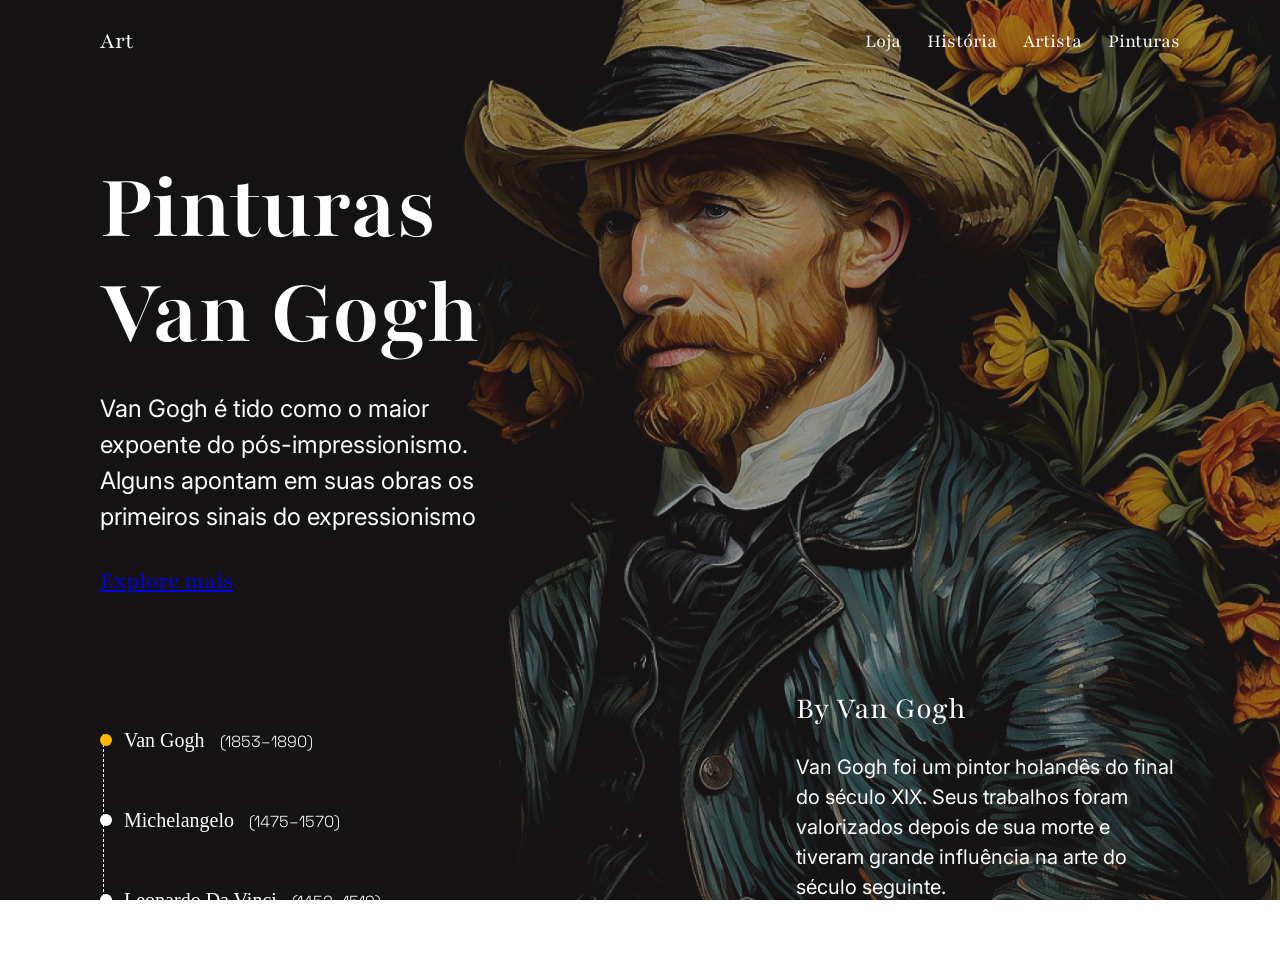
<file: aula03/index.html>
<!DOCTYPE html>
<html lang="pt-BR">
  <head>
    <meta charset="UTF-8" />
    <meta name="viewport" content="width=device-width, initial-scale=1.0" />

    <!-- Fontes -->
    <link rel="preconnect" href="https://fonts.googleapis.com" />
    <link rel="preconnect" href="https://fonts.gstatic.com" crossorigin />
    <link
      href="https://fonts.googleapis.com/css2?family=Inter:ital,opsz,wght@0,14..32,100..900;1,14..32,100..900&family=Playfair:ital,opsz,wght@0,5..1200,300..900;1,5..1200,300..900&family=Space+Grotesk:wght@300..700&display=swap"
      rel="stylesheet"
    />

    <!-- Estilo -->
    <link rel="stylesheet" href="style.css" />
    <title>Art</title>
  </head>
  <body>
    <div class="container">
      <header>
        <nav class="flex">
          <span class="logo">Art</span>

          <ul class="flex">
            <li>loja</li>
            <li>história</li>
            <li>artista</li>
            <li>pinturas</li>
          </ul>
        </nav>
      </header>

      <main>
        <h1 class="title">Pinturas Van Gogh</h1>
        <p class="description">
          Van Gogh é tido como o maior expoente do pós-impressionismo. Alguns
          apontam em suas obras os primeiros sinais do expressionismo
        </p>
        <button type="button" class="btn">
          <a href="https://www.ebiografia.com/van_gogh/"> Explore mais</a>
        </button>
      </main>

      <footer>
        <ul class="flex left-section">
          <li class="artist">Van Gogh <span>(1853–1890)</span></li>
          <li class="artist">Michelangelo <span>(1475–1570)</span></li>
          <li class="artist">Leonardo Da Vinci <span>(1452–1519)</span></li>
        </ul>

        <div class="right-section">
          <p class="artist-name">By Van Gogh</p>
          <p class="bio">
            Van Gogh foi um pintor holandês do final do século XIX. Seus
            trabalhos foram valorizados depois de sua morte e tiveram grande
            influência na arte do século seguinte.
          </p>
        </div>
      </footer>
    </div>
  </body>
</html>
</file>
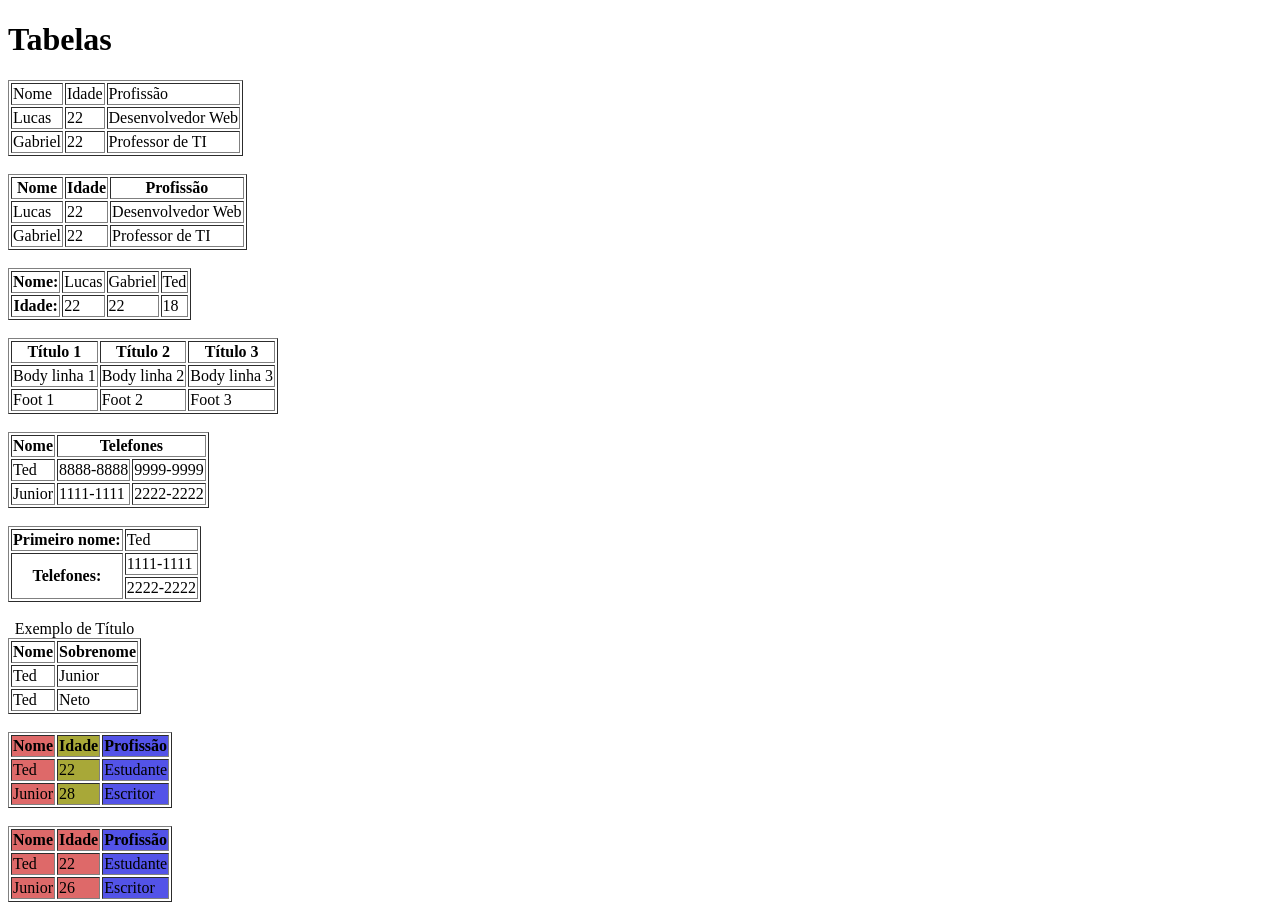
<file: aula04/index.html>
<!DOCTYPE html>
<html lang="pt-br">
  <head>
    <meta charset="UTF-8" />
    <meta name="viewport" content="width=device-width, initial-scale=1.0" />

    <link rel="stylesheet" href="style.css" />
    <title>Aula 04</title>
  </head>
  <body>
    <h1>Tabelas</h1>

    <!-- títulos em linha -->
    <table border="1">
      <tr>
        <td>Nome</td>
        <td>Idade</td>
        <td>Profissão</td>
      </tr>

      <tr>
        <td>Lucas</td>
        <td>22</td>
        <td>Desenvolvedor Web</td>
      </tr>

      <tr>
        <td>Gabriel</td>
        <td>22</td>
        <td>Professor de TI</td>
      </tr>
    </table>

    <br />
    <!-- quebra de linha -->

    <!-- títulos em linha com uso de células -->
    <table border="1">
      <tr>
        <th>Nome</th>
        <th>Idade</th>
        <th>Profissão</th>
      </tr>

      <tr>
        <td>Lucas</td>
        <td>22</td>
        <td>Desenvolvedor Web</td>
      </tr>

      <tr>
        <td>Gabriel</td>
        <td>22</td>
        <td>Professor de TI</td>
      </tr>
    </table>

    <br />

    <!-- títulos em coluna -->
    <table border="1">
      <tr>
        <th>Nome:</th>
        <td>Lucas</td>
        <td>Gabriel</td>
        <td>Ted</td>
      </tr>
      <tr>
        <th>Idade:</th>
        <td>22</td>
        <td>22</td>
        <td>18</td>
      </tr>
    </table>

    <br />

    <!-- tabela semântica -->
    <table border="1">
      <thead>
        <tr>
          <th>Título 1</th>
          <th>Título 2</th>
          <th>Título 3</th>
        </tr>
      </thead>

      <tbody>
        <tr>
          <td>Body linha 1</td>
          <td>Body linha 2</td>
          <td>Body linha 3</td>
        </tr>
      </tbody>
      <tfoot>
        <td>Foot 1</td>
        <td>Foot 2</td>
        <td>Foot 3</td>
      </tfoot>
    </table>
    <br />

    <!-- tabela com linhas abrangendo mais colunas -->
    <table border="1">
      <tr>
        <th>Nome</th>
        <th colspan="2">Telefones</th>
      </tr>
      <tr>
        <td>Ted</td>
        <td>8888-8888</td>
        <td>9999-9999</td>
      </tr>
      <tr>
        <td>Junior</td>
        <td>1111-1111</td>
        <td>2222-2222</td>
      </tr>
    </table>

    <br />

    <!-- tabela com linhas abrangendo mais linhas -->
    <table border="1">
      <tr>
        <th>Primeiro nome:</th>
        <td>Ted</td>
      </tr>
      <tr>
        <th rowspan="2">Telefones:</th>
        <td>1111-1111</td>
      </tr>
      <tr>
        <td>2222-2222</td>
      </tr>
    </table>

    <br />

    <!-- título na tabela -->
    <table border="1">
      <caption>
        Exemplo de Título
      </caption>
      <tr>
        <th>Nome</th>
        <th>Sobrenome</th>
      </tr>
      <tr>
        <td>Ted</td>
        <td>Junior</td>
      </tr>
      <tr>
        <td>Ted</td>
        <td>Neto</td>
      </tr>
    </table>

    <br />

    <!-- agrupamento de colunas -->
    <table border="1">
      <colgroup>
        <col class="red" />
        <col class="yellow" />
        <col class="blue" />
      </colgroup>
      <tr>
        <th>Nome</th>
        <th>Idade</th>
        <th>Profissão</th>
      </tr>
      <tr>
        <td>Ted</td>
        <td>22</td>
        <td>Estudante</td>
      </tr>
      <tr>
        <td>Junior</td>
        <td>28</td>
        <td>Escritor</td>
      </tr>
    </table>

    <br />

    <!-- agrupamento de múltiplas colunas -->
    <table border="1">
      <colgroup>
        <col span="2" class="red" />
        <col class="blue" />
      </colgroup>
      <tr>
        <th>Nome</th>
        <th>Idade</th>
        <th>Profissão</th>
      </tr>
      <tr>
        <td>Ted</td>
        <td>22</td>
        <td>Estudante</td>
      </tr>
      <tr>
        <td>Junior</td>
        <td>26</td>
        <td>Escritor</td>
      </tr>
    </table>
  </body>
</html>
</file>
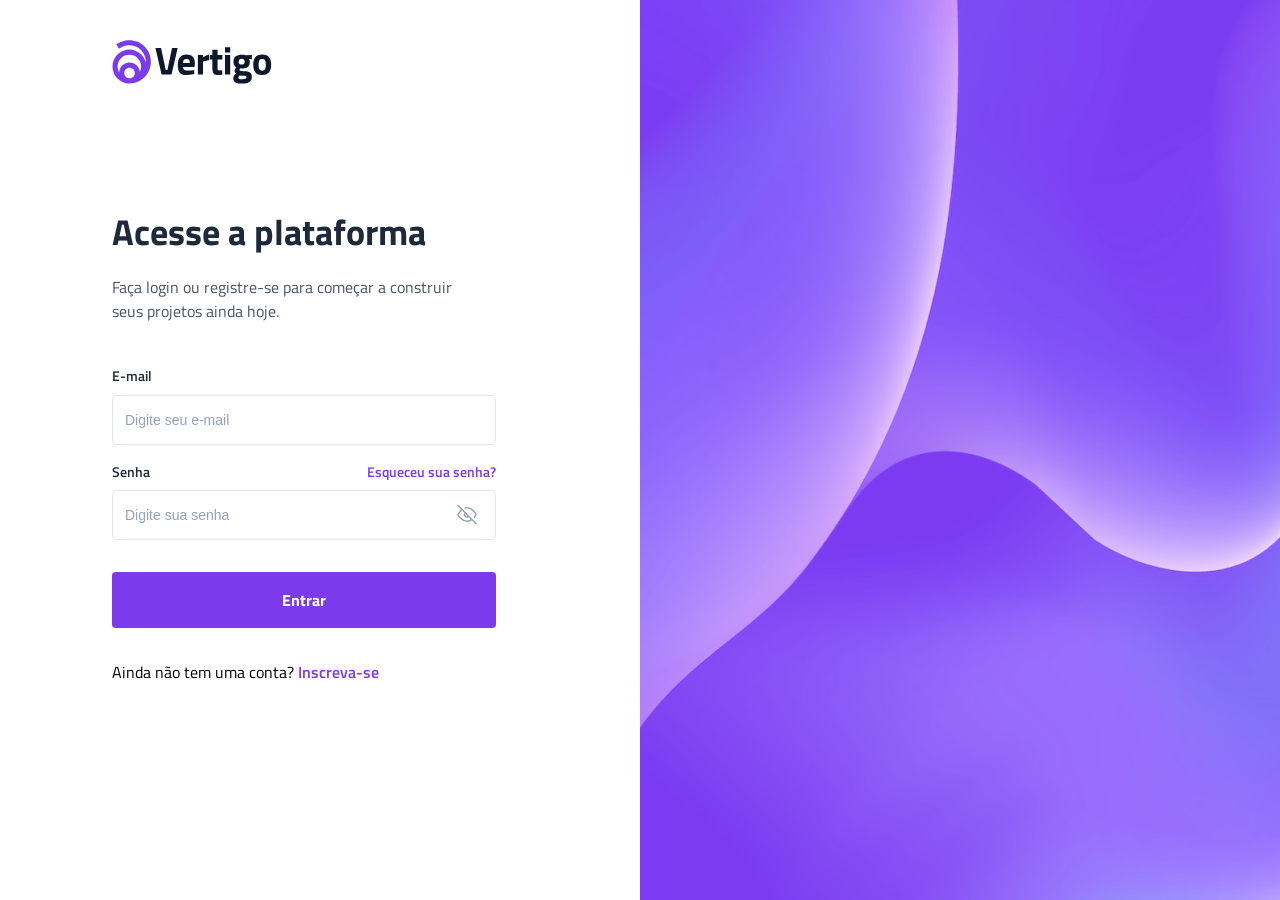
<file: aula05/index.html>
<!DOCTYPE html>
<html lang="pt-BR">
  <head>
    <meta charset="UTF-8" />
    <meta name="viewport" content="width=device-width, initial-scale=1.0" />
    <link rel="shortcut icon" href="assets/min-icon.svg" />

    <link rel="preconnect" href="https://fonts.googleapis.com" />
    <link rel="preconnect" href="https://fonts.gstatic.com" crossorigin />
    <link
      href="https://fonts.googleapis.com/css2?family=Titillium+Web:ital,wght@0,200;0,300;0,400;0,600;0,700;0,900;1,200;1,300;1,400;1,600;1,700&display=swap"
      rel="stylesheet"
    />
    <link rel="stylesheet" href="style.css" />

    <title>Login Form</title>
  </head>
  <body>
    <div id="page" class="flex">
      <div>
        <header>
          <img src="assets/logo.svg" alt="vertigo" />
        </header>
        <main>
          <div class="headline">
            <h1>Acesse a plataforma</h1>
            <p>
              Faça login ou registre-se para começar a construir seus projetos
              ainda hoje.
            </p>
          </div>

          <form>
            <div class="input-wrapper">
              <label for="email">E-mail</label>
              <input
                id="email"
                type="email"
                name="email"
                required
                placeholder="Digite seu e-mail"
              />
            </div>

            <div class="input-wrapper">
              <div class="label-wrapper flex">
                <label for="password">Senha</label>
                <a href="#">Esqueceu sua senha?</a>
              </div>

              <input
                name="password"
                id="password"
                type="password"
                placeholder="Digite sua senha"
              />

              <img
                onclick="tooglePassword()"
                src="assets/eye-off.svg"
                alt="eye off icon"
                class="eye"
              />
              <img
                onclick="tooglePassword()"
                src="assets/eye.svg"
                alt="eye icon"
                class="eye hide"
              />
            </div>

            <button type="submit" class="flex">Entrar</button>

            <div class="create-account flex">
              <p>
                Ainda não tem uma conta?
                <a href="#">Inscreva-se</a>
              </p>
            </div>
          </form>
        </main>
      </div>

      <img src="assets/background.png" alt="" />
    </div>

    <script src="script.js"></script>
  </body>
</html>
</file>
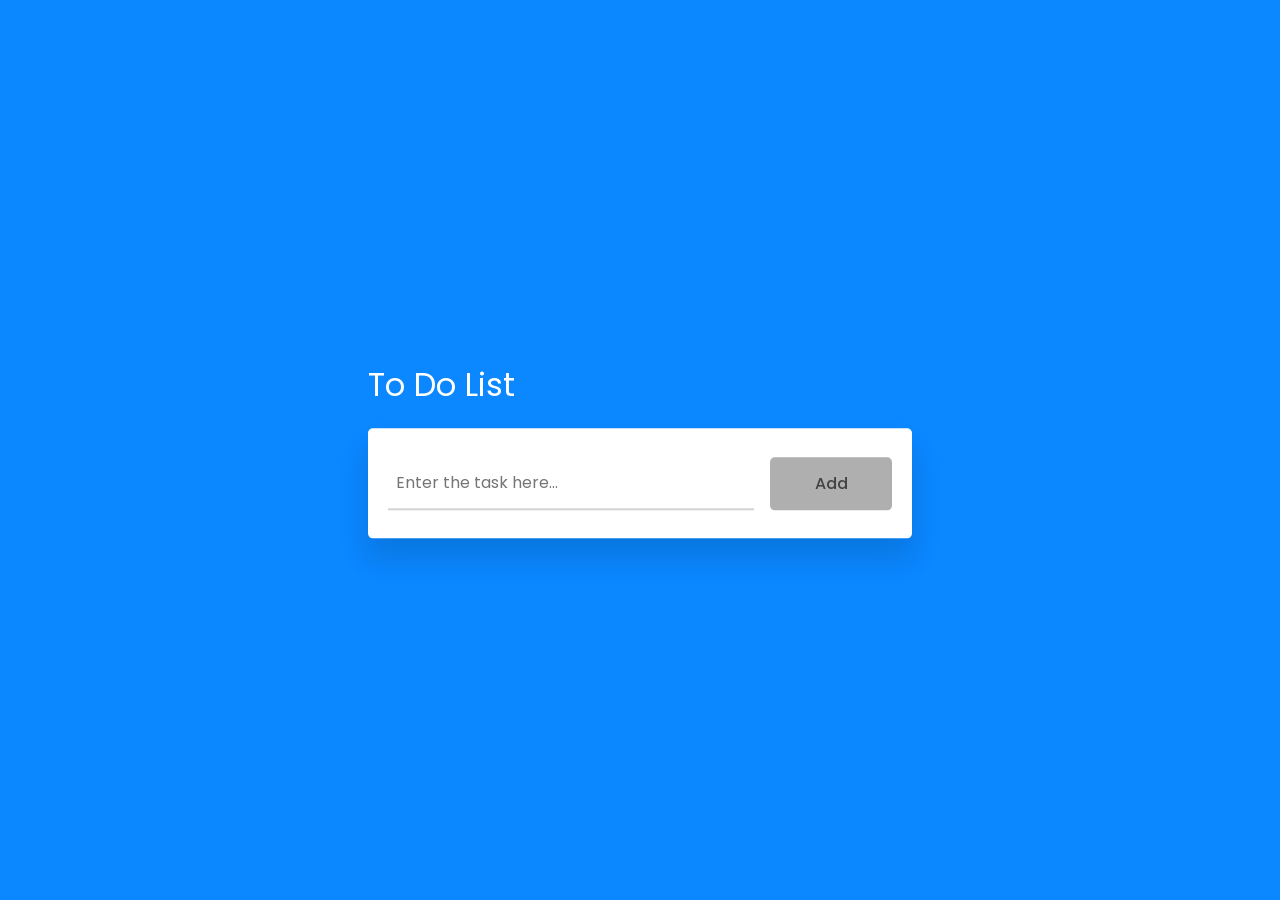
<file: aula10/index.html>
<!DOCTYPE html>
<html lang="en">
  <head>
    <meta charset="UTF-8" />
    <meta name="viewport" content="width=device-width, initial-scale=1.0" />

    <link rel="preconnect" href="https://fonts.googleapis.com" />
    <link rel="preconnect" href="https://fonts.gstatic.com" crossorigin />
    <link
      href="https://fonts.googleapis.com/css2?family=Poppins:ital,wght@0,100;0,200;0,300;0,400;0,500;0,600;0,700;0,800;0,900;1,100;1,200;1,300;1,400;1,500;1,600;1,700;1,800;1,900&display=swap"
      rel="stylesheet"
    />

    <link rel="stylesheet" href="style.css" />
    <title>To Do List</title>
  </head>
  <body>
    <div class="container">
      <h1>To Do List</h1>
      <div id="new-task">
        <input type="text" placeholder="Enter the task here..." />
        <button id="add-task" type="button" disabled>Add</button>
      </div>

      <div id="tasks"></div>
    </div>

    <script src="index.js"></script>
  </body>
</html>
</file>
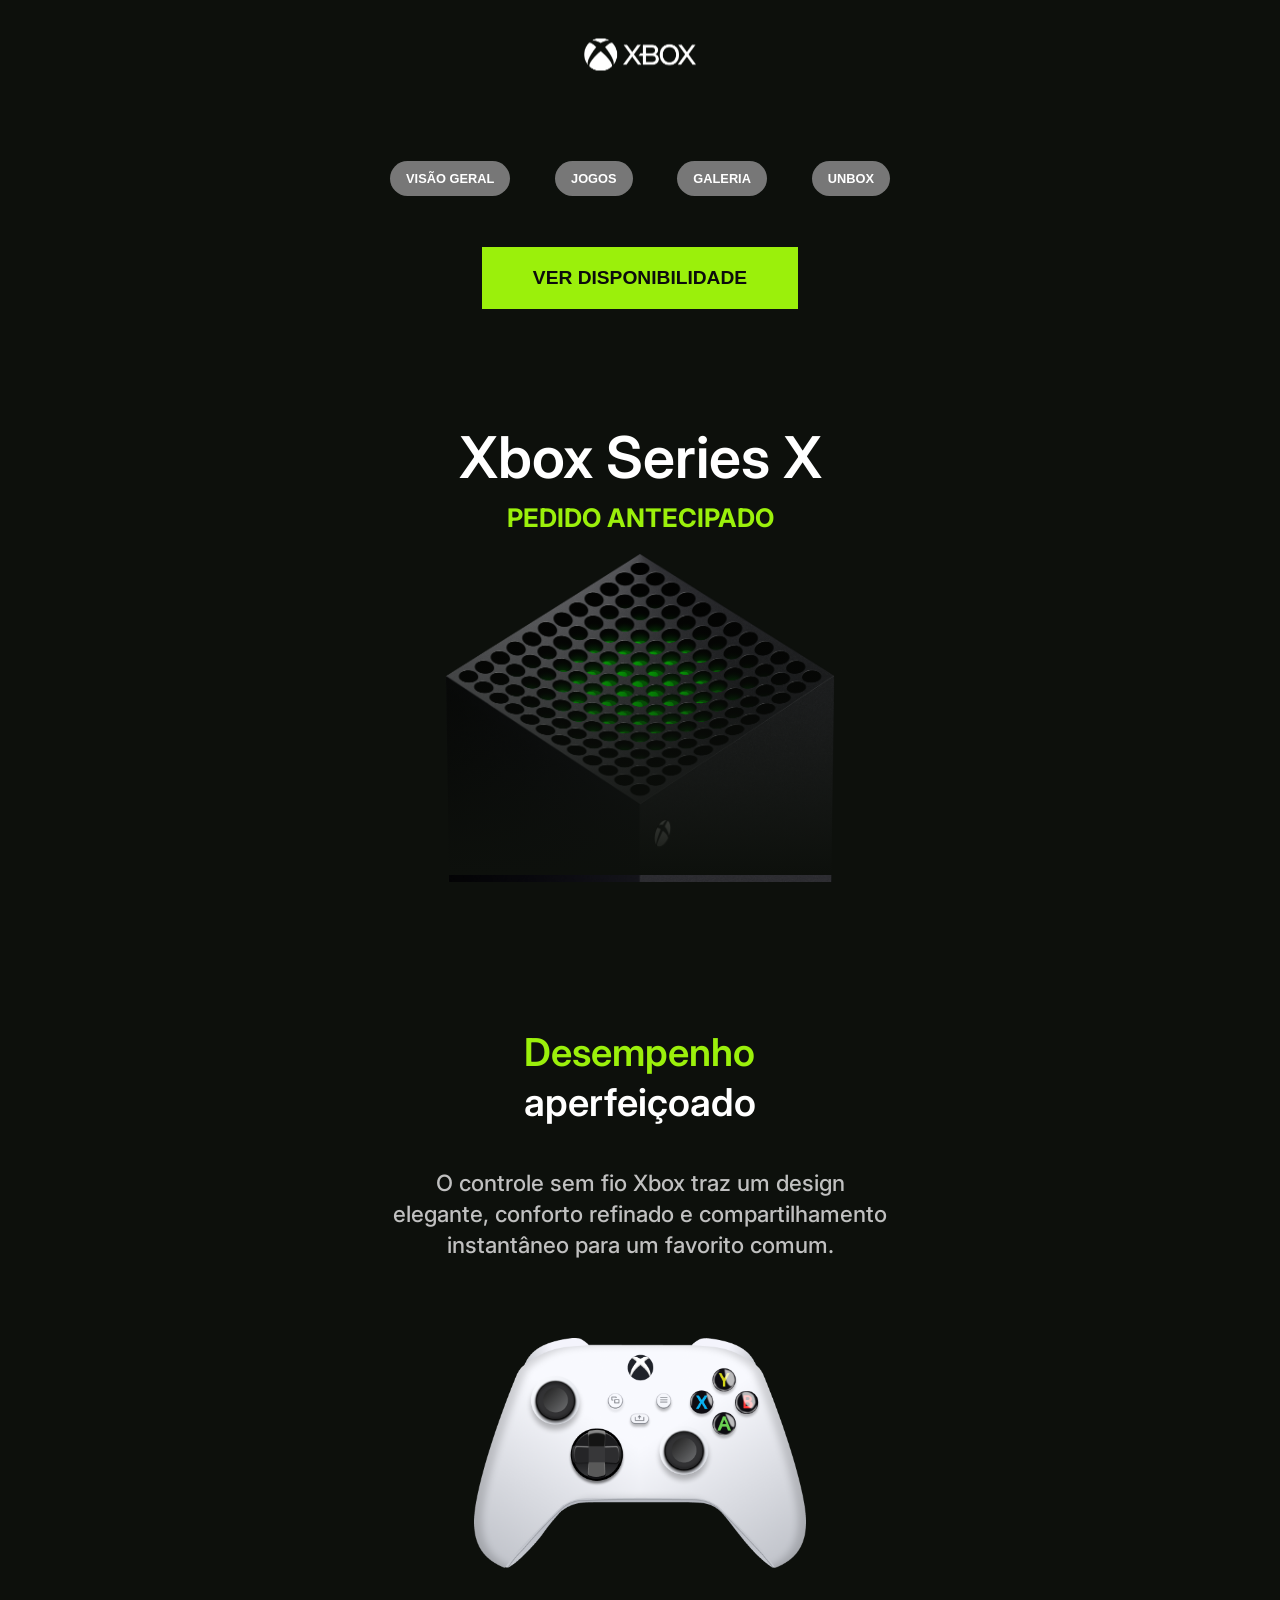
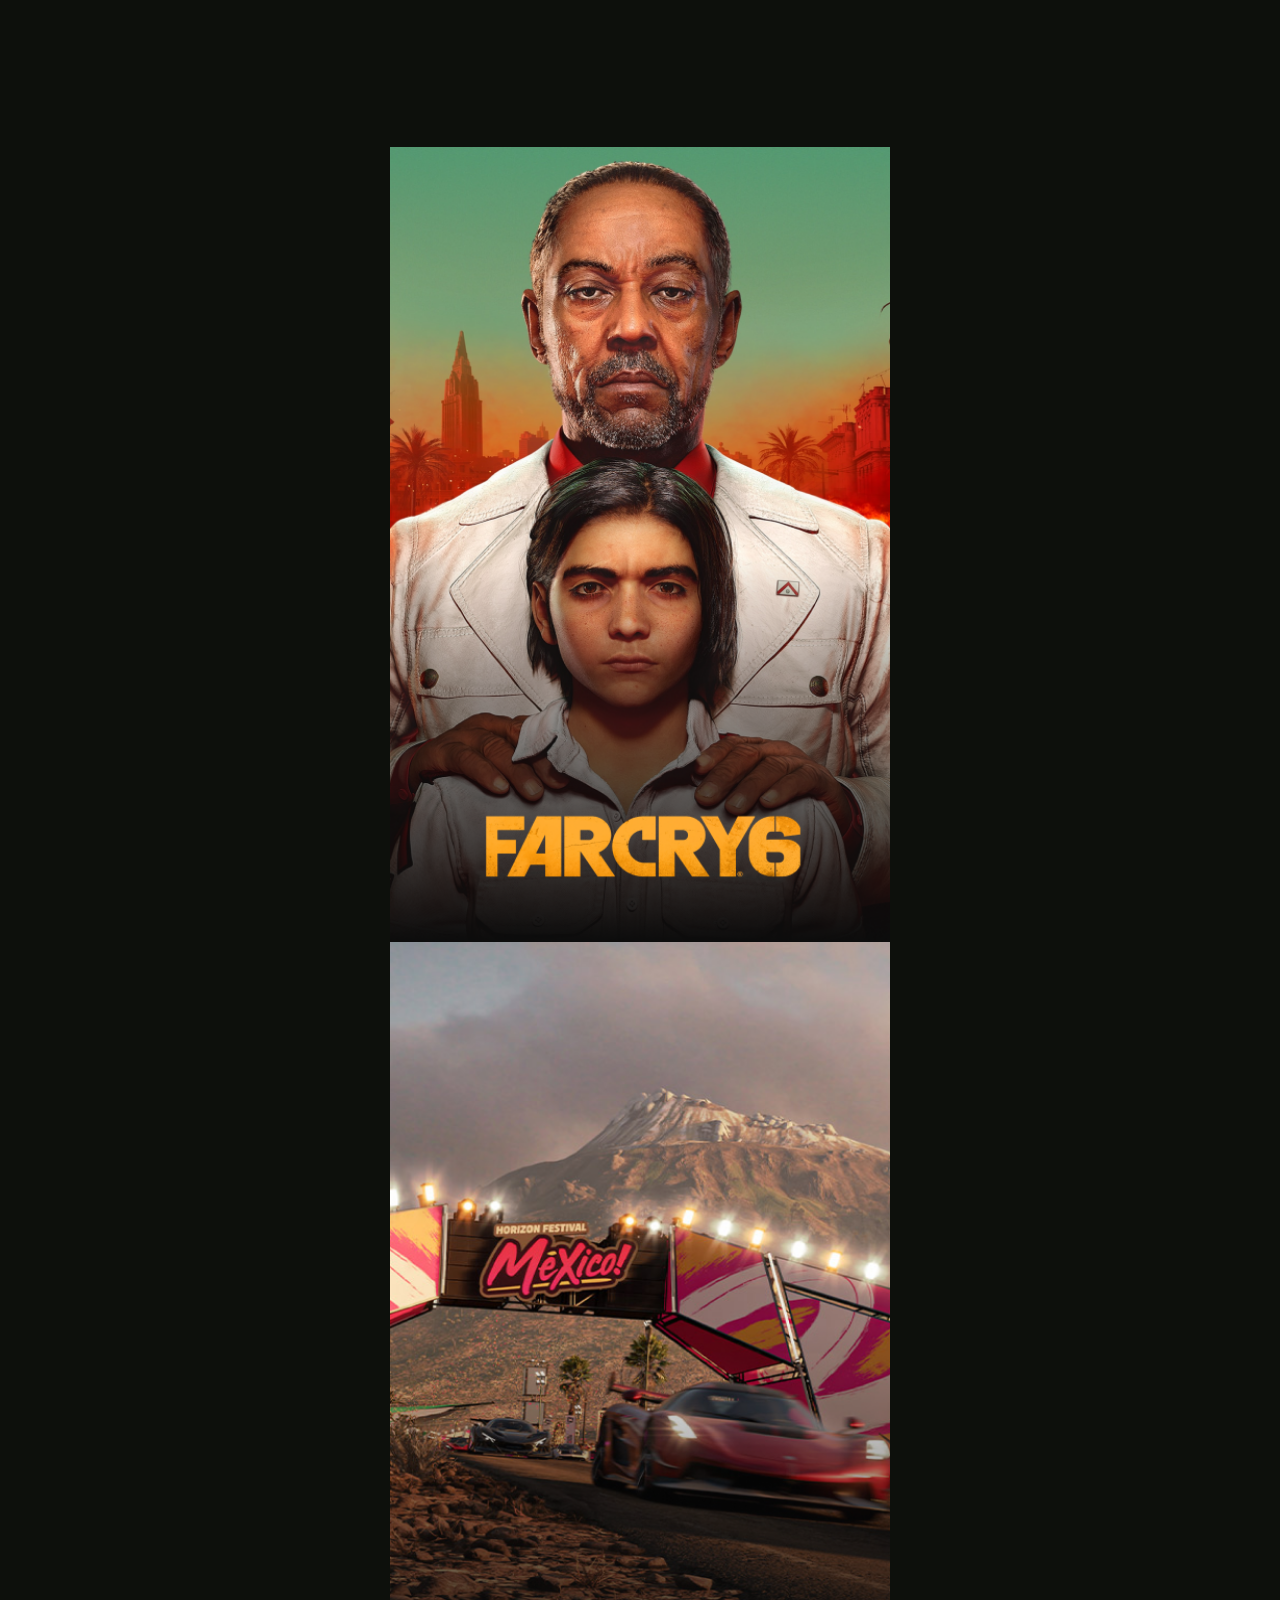
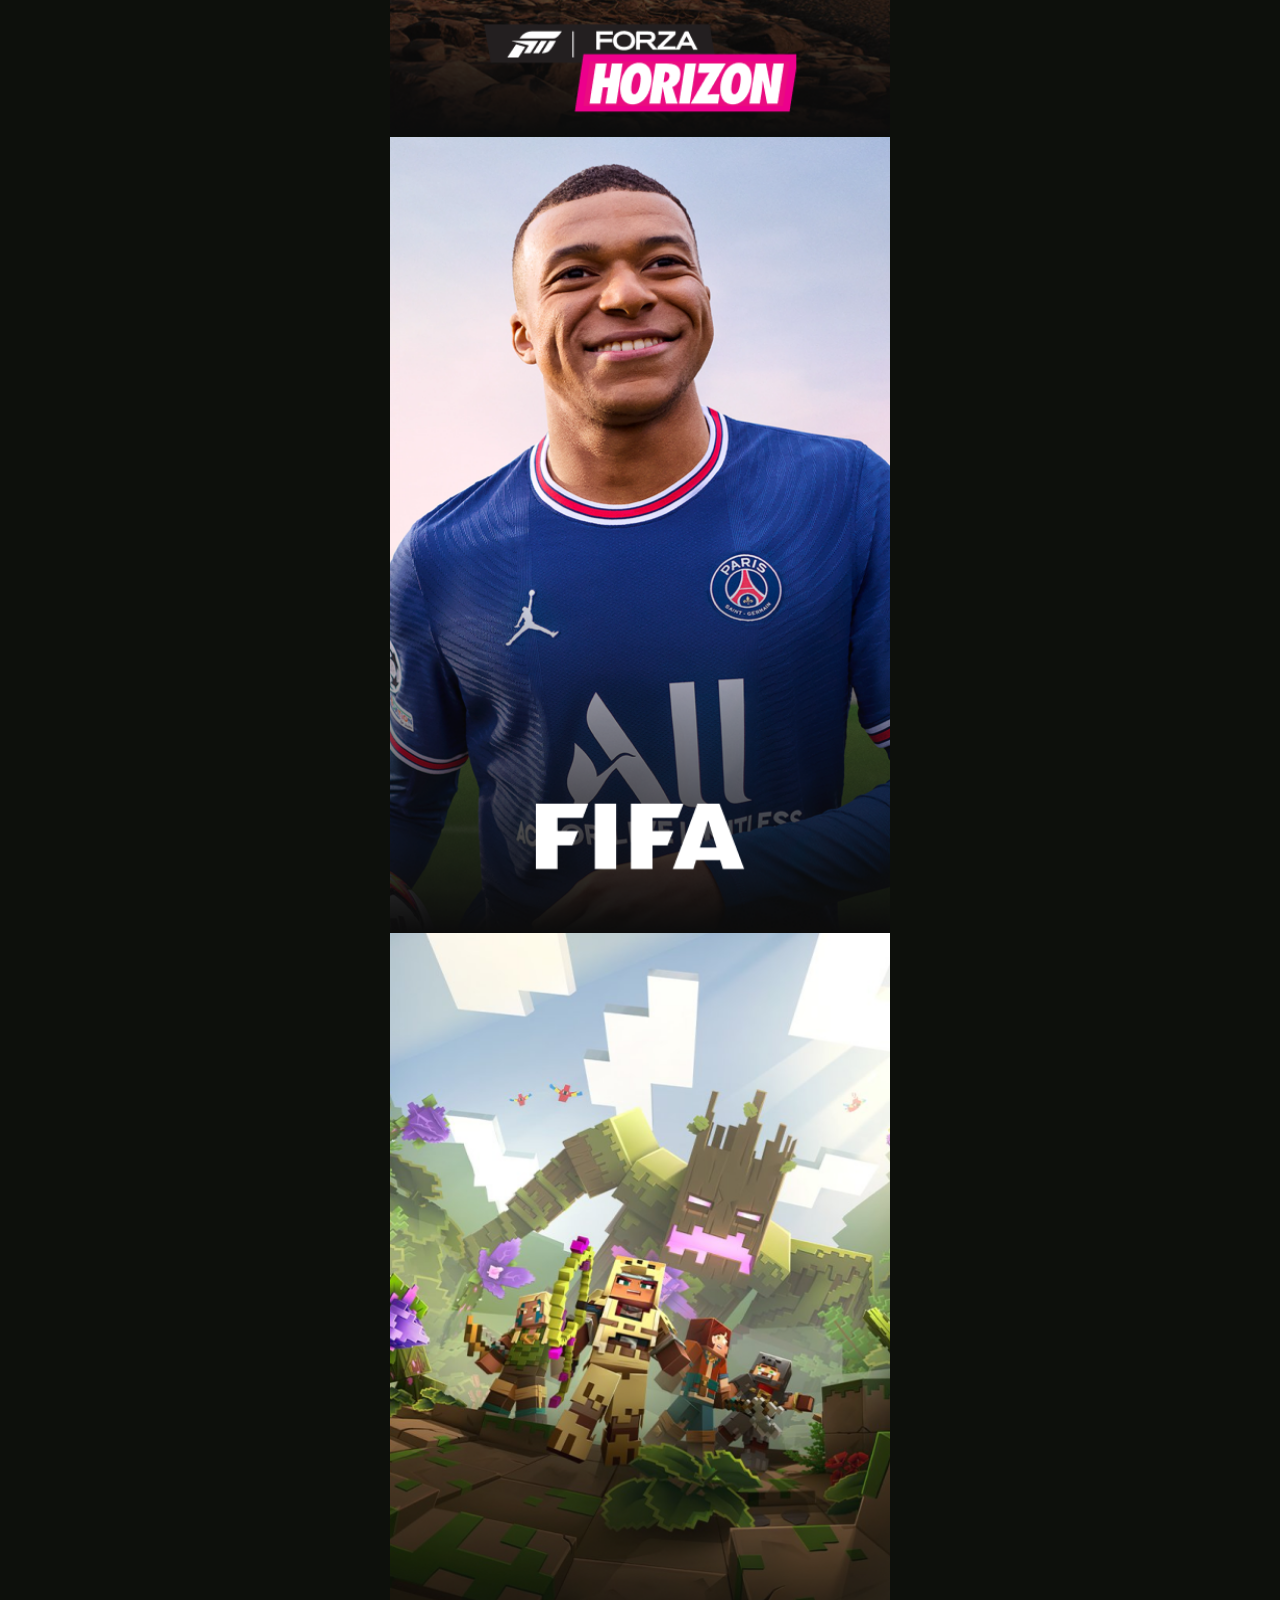
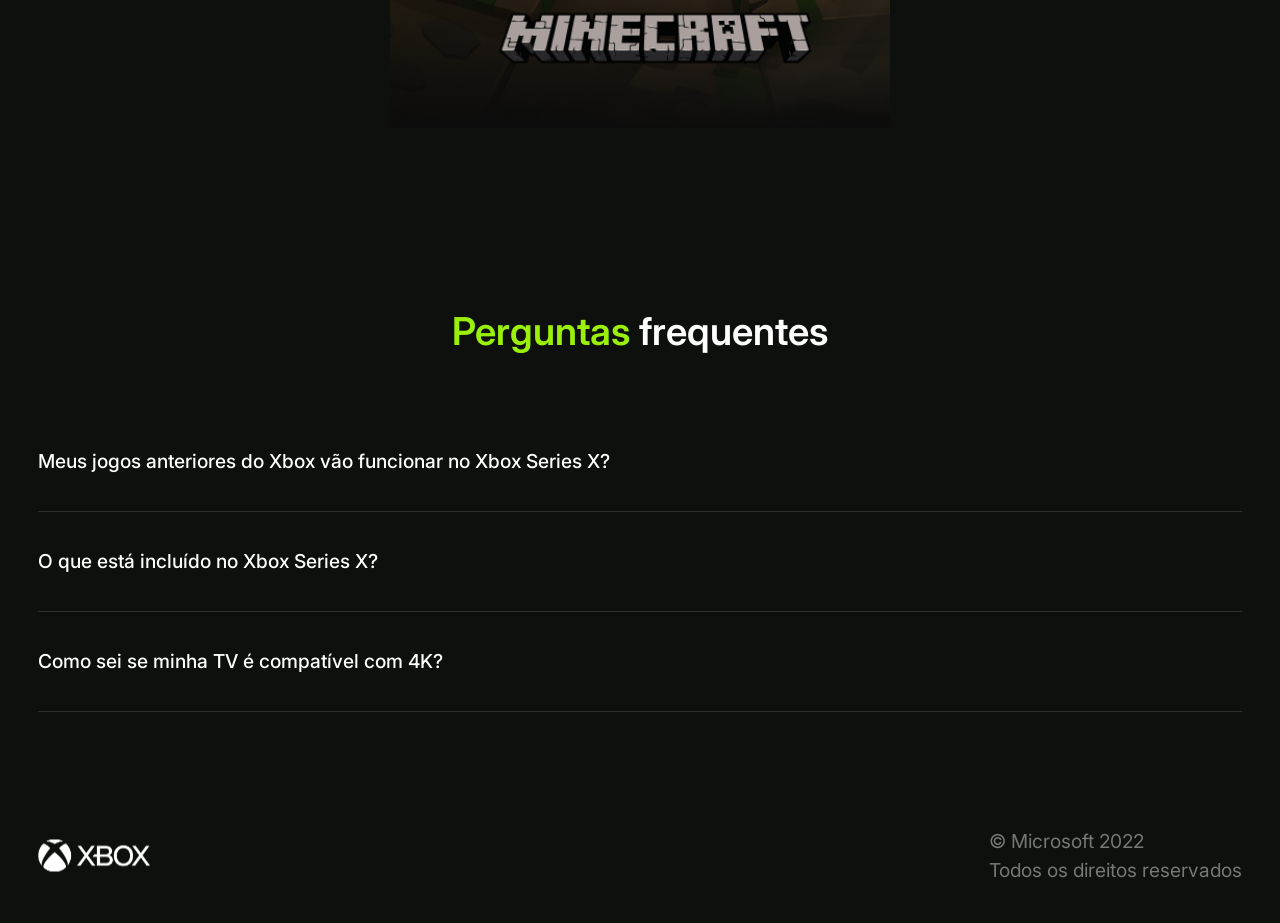
<file: aula20/index.html>
<!DOCTYPE html>
<html lang="en">
  <head>
    <meta charset="UTF-8" />
    <link rel="icon" type="image/svg+xml" href="/xbox.svg" />
    <meta name="viewport" content="width=device-width, initial-scale=1.0" />

    <link rel="preconnect" href="https://fonts.googleapis.com" />
    <link rel="preconnect" href="https://fonts.gstatic.com" crossorigin />
    <link
      href="https://fonts.googleapis.com/css2?family=Inter:ital,opsz,wght@0,14..32,100..900;1,14..32,100..900&display=swap"
      rel="stylesheet"
    />

    <link rel="stylesheet" href="src/style.css" />
    <title>Xbox Landing Page</title>
  </head>
  <body>
    <div class="container">
      <header>
        <img src="src/assets/logo.svg" alt="xbox logo" />

        <nav>
          <ul>
            <li>
              <button type="button">visão geral</button>
            </li>
            <li>
              <button type="button">jogos</button>
            </li>
            <li>
              <button type="button">galeria</button>
            </li>
            <li>
              <button type="button">unbox</button>
            </li>
          </ul>
        </nav>

        <button type="button">ver disponibilidade</button>
      </header>

      <main>
        <section class="about">
          <div class="s-console">
            <h1>Xbox Series X</h1>
            <p>pedido antecipado</p>

            <div class="console-img-wrapper">
              <img
                src="src/assets/xbox.png"
                alt="black xbox series x"
                class="console-img"
              />
            </div>
          </div>

          <div class="control">
            <div>
              <h2><span>Desempenho</span> aperfeiçoado</h2>
              <p class="description">
                O controle sem fio Xbox traz um design elegante, conforto
                refinado e compartilhamento instantâneo para um favorito comum.
              </p>
            </div>
            <img src="src/assets/controle-xbox.png" alt="" />
          </div>
        </section>

        <section class="games-banner">
          <img src="src/assets/1.png" alt="far cry 6 game banner" />
          <img src="src/assets/2.png" alt="forza horizon game banner" />
          <img src="src/assets/3.png" alt="fifa game banner" />
          <img src="src/assets/4.png" alt="minecraft game banner" />
        </section>

        <section class="common-questions">
          <h1><span>Perguntas</span> frequentes</h1>

          <ul class="questions">
            <li>
              Meus jogos anteriores do Xbox vão funcionar no Xbox Series X?
            </li>
            <li>O que está incluído no Xbox Series X?</li>
            <li>Como sei se minha TV é compatível com 4K?</li>
          </ul>
        </section>
      </main>

      <footer>
        <img src="src/assets/logo.svg" alt="xbox logo" />

        <div>
          <p>© Microsoft 2022</p>
          <p>Todos os direitos reservados</p>
        </div>
      </footer>
    </div>
  </body>
</html>
</file>
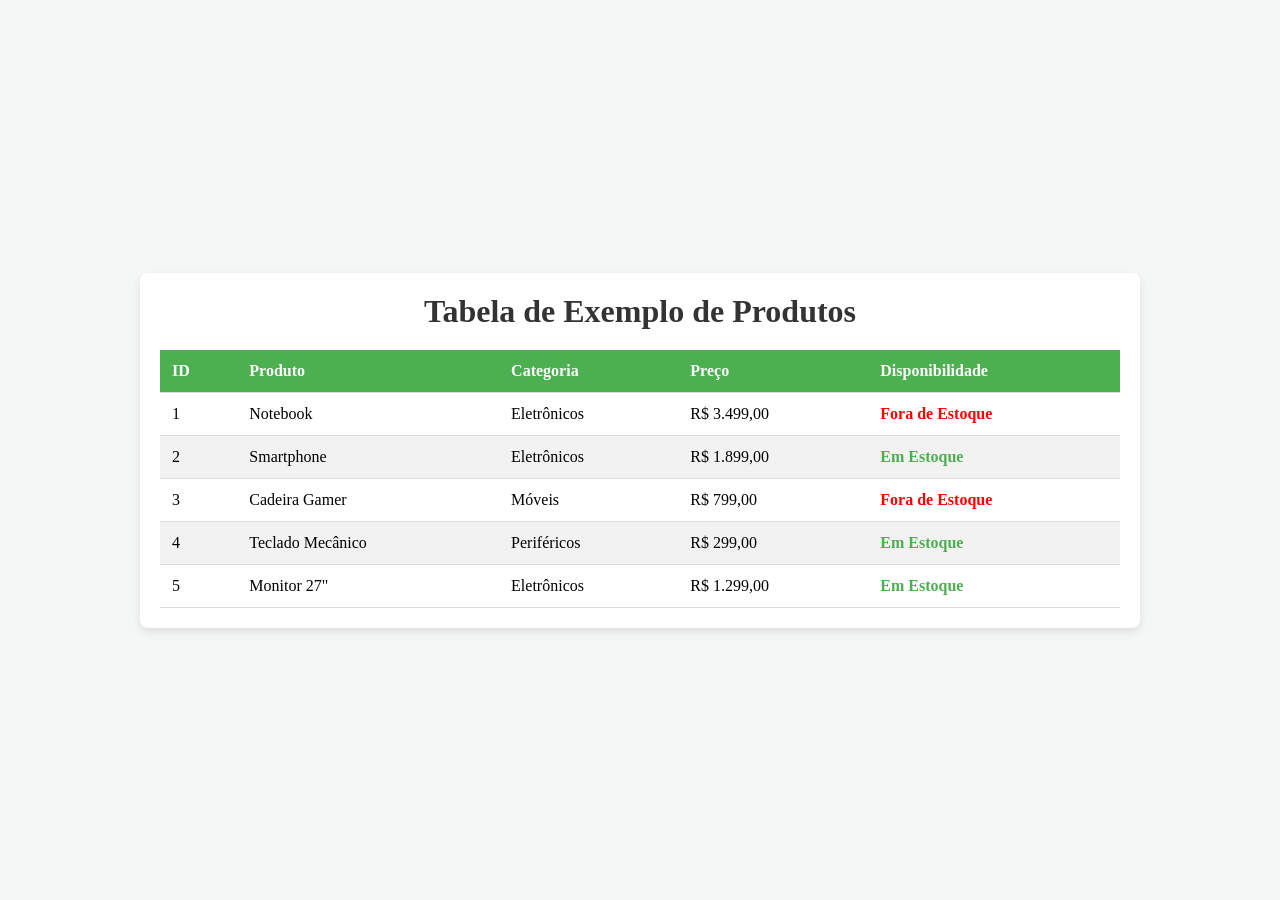
<file: aula04/tabela estilizada/index.html>
<!DOCTYPE html>
<html lang="en">
  <head>
    <meta charset="UTF-8" />
    <meta name="viewport" content="width=device-width, initial-scale=1.0" />

    <link rel="stylesheet" href="style.css" />
    <title>Tabela Estilizada</title>
  </head>
  <body>
    <div class="container">
      <h1>Tabela de Exemplo de Produtos</h1>
      <table>
        <thead>
          <tr>
            <th>ID</th>
            <th>Produto</th>
            <th>Categoria</th>
            <th>Preço</th>
            <th>Disponibilidade</th>
          </tr>
        </thead>

        <tbody>
          <tr>
            <td>1</td>
            <td>Notebook</td>
            <td>Eletrônicos</td>
            <td>R$ 3.499,00</td>
            <td id="sold-out">Fora de Estoque</td>
          </tr>
          <tr>
            <td>2</td>
            <td>Smartphone</td>
            <td>Eletrônicos</td>
            <td>R$ 1.899,00</td>
            <td>Em Estoque</td>
          </tr>
          <tr>
            <td>3</td>
            <td>Cadeira Gamer</td>
            <td>Móveis</td>
            <td>R$ 799,00</td>
            <td id="sold-out">Fora de Estoque</td>
          </tr>
          <tr>
            <td>4</td>
            <td>Teclado Mecânico</td>
            <td>Periféricos</td>
            <td>R$ 299,00</td>
            <td>Em Estoque</td>
          </tr>
          <tr>
            <td>5</td>
            <td>Monitor 27"</td>
            <td>Eletrônicos</td>
            <td>R$ 1.299,00</td>
            <td>Em Estoque</td>
          </tr>
        </tbody>
      </table>
    </div>
  </body>
</html>
</file>
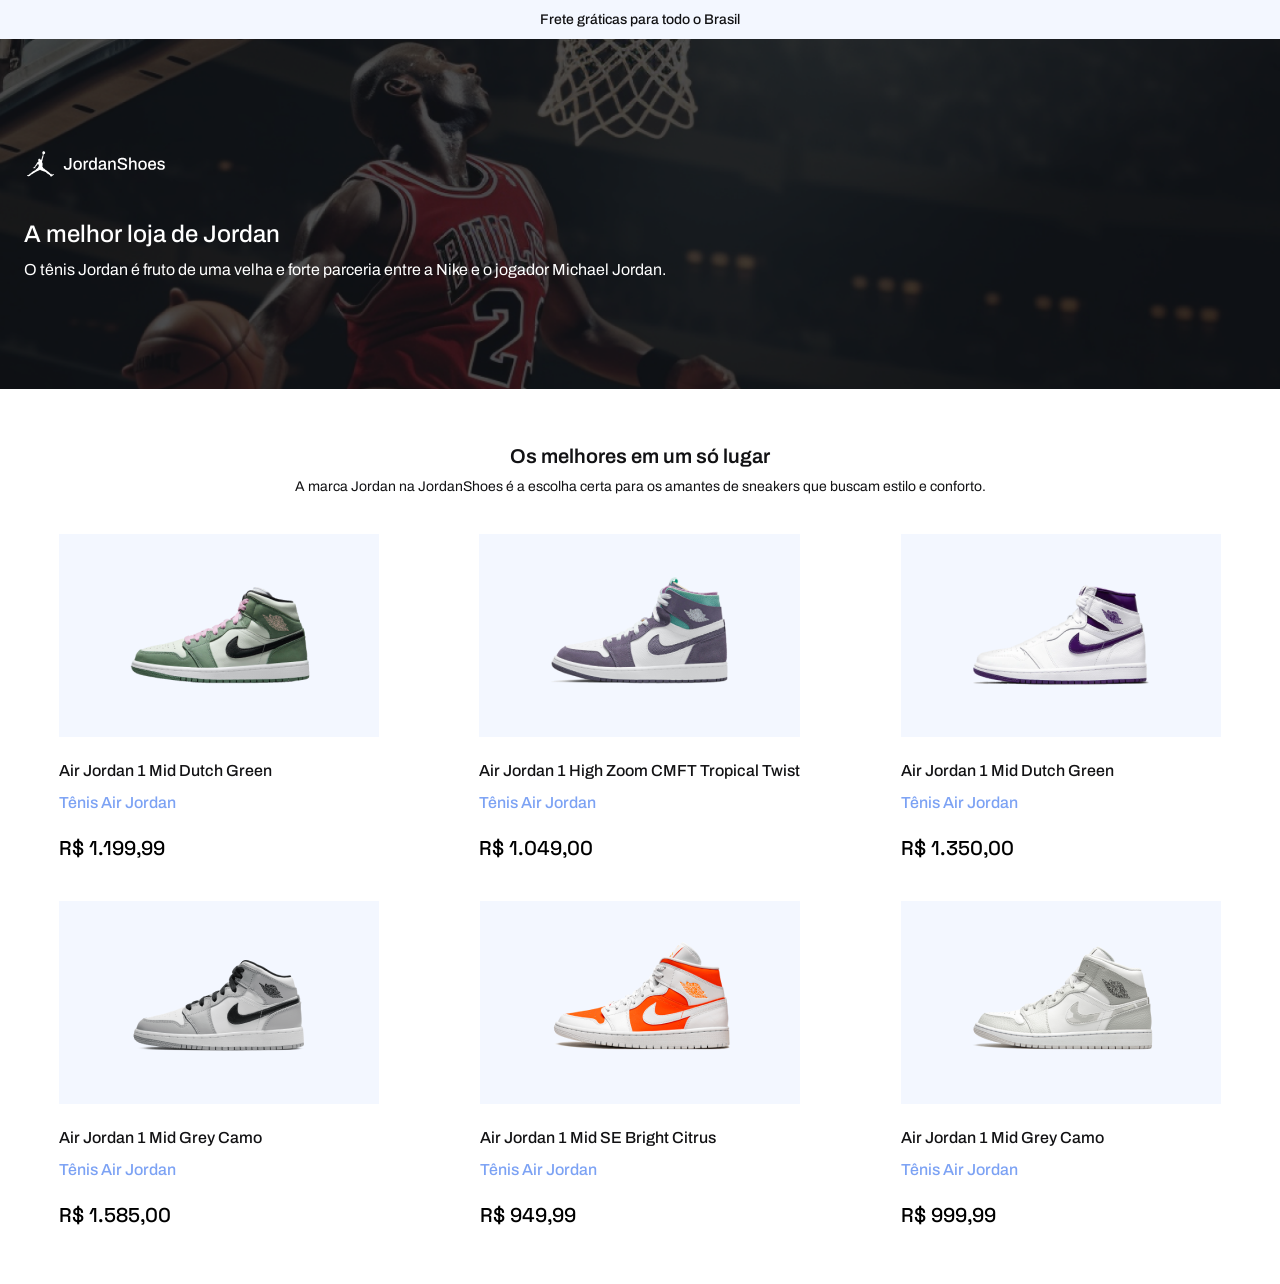
<file: aula11/jordan-shoes/index.html>
<!DOCTYPE html>
<html lang="en">
  <head>
    <meta charset="UTF-8" />
    <meta name="viewport" content="width=device-width, initial-scale=1.0" />

    <link rel="preconnect" href="https://fonts.googleapis.com" />
    <link rel="preconnect" href="https://fonts.gstatic.com" crossorigin />
    <link
      href="https://fonts.googleapis.com/css2?family=Archivo:ital,wght@0,100..900;1,100..900&family=Space+Grotesk:wght@300..700&display=swap"
      rel="stylesheet"
    />

    <link rel="stylesheet" href="style.css" />

    <title>Jordan Shoes</title>
  </head>
  <body>
    <header>
      <h1>Frete gráticas para todo o Brasil</h1>
    </header>
    <main>
      <section class="s-description">
        <img src="assets/logo.svg" alt="Jordan Shoes" class="logo" />

        <h1>A melhor loja de Jordan</h1>
        <p>
          O tênis Jordan é fruto de uma velha e forte parceria entre a Nike e o
          jogador Michael Jordan.
        </p>
      </section>

      <section class="s-products">
        <div class="description">
          <h1>Os melhores em um só lugar</h1>
          <p>
            A marca Jordan na JordanShoes é a escolha certa para os amantes de
            sneakers que buscam estilo e conforto.
          </p>
        </div>

        <div class="products-gallery">
          <div class="product-card">
            <div class="product-image">
              <img
                src="assets/dutch-green.png"
                alt="air jordan 1 mid dutch green"
              />
            </div>

            <p class="product-name">Air Jordan 1 Mid Dutch Green</p>
            <span>Tênis Air Jordan</span>
            <p class="product-price">R$ 1.199,99</p>
          </div>

          <div class="product-card">
            <div class="product-image">
              <img
                src="assets/tropical-twist.png"
                alt="Air Jordan 1 High Zoom CMFT Tropical Twist"
              />
            </div>

            <p class="product-name">
              Air Jordan 1 High Zoom CMFT Tropical Twist
            </p>
            <span>Tênis Air Jordan</span>
            <p class="product-price">R$ 1.049,00</p>
          </div>

          <div class="product-card">
            <div class="product-image">
              <img
                src="assets/dutch-purple.png"
                alt="Air Jordan 1 Mid Dutch Green"
              />
            </div>

            <p class="product-name">Air Jordan 1 Mid Dutch Green</p>
            <span>Tênis Air Jordan</span>
            <p class="product-price">R$ 1.350,00</p>
          </div>

          <div class="product-card">
            <div class="product-image">
              <img
                src="assets/light-smoke-grey.png"
                alt="Air Jordan 1 Mid GS Light Smoke Grey"
              />
            </div>

            <p class="product-name">Air Jordan 1 Mid Grey Camo</p>
            <span>Tênis Air Jordan</span>
            <p class="product-price">R$ 1.585,00</p>
          </div>

          <div class="product-card">
            <div class="product-image">
              <img
                src="assets/bright-citrus.png"
                alt="Air Jordan 1 Mid SE Bright Citrus"
              />
            </div>

            <p class="product-name">Air Jordan 1 Mid SE Bright Citrus</p>
            <span>Tênis Air Jordan</span>
            <p class="product-price">R$ 949,99</p>
          </div>

          <div class="product-card">
            <div class="product-image">
              <img
                src="assets/grey-camo.png"
                alt="Air Jordan 1 Mid Grey Camo"
              />
            </div>

            <p class="product-name">Air Jordan 1 Mid Grey Camo</p>
            <span>Tênis Air Jordan</span>
            <p class="product-price">R$ 999,99</p>
          </div>
        </div>
      </section>
    </main>
  </body>
</html>
</file>
<file: aula03/style.css>
* {
  margin: 0;
  padding: 0;
  box-sizing: border-box;
}

:root {
  --brand-color: #ffb700;
  --dark: #0e0e0e;
  --white: #ffffff;

  --title-font: "Playfair", serif;
  --body-font: "Inter", sans-serif;
  --secondary-font: "Space Grotesk", sans-serif;
}

body {
  color: var(--white);
}

ul {
  list-style: none;
}

button {
  cursor: pointer;
  border: none;
  outline: none;
  background: transparent;
}

.container {
  position: relative;
  width: 100%;
  height: 100vh;
  padding: 26.5px 100px 80px;
  background: url("./assets/bg-img.png") center/cover;
}

.container::before {
  content: "";
  position: absolute;
  inset: 0;
  background-color: rgba(26, 22, 21, 0.4);
  z-index: 0;
}

.container > * {
  /* Garante que o conteúdo seja posicionado acima da camada de filtro */
  z-index: 1;
  /* Coloca os elementos internos (como textos) acima do overlay */
  position: relative;
}

.flex {
  display: flex;
}

header nav {
  align-items: center;
  justify-content: space-between;
}

.logo {
  font-size: 24px;
  font-family: var(--title-font);
  letter-spacing: 3%;
}

nav ul {
  gap: 26px;
  font-size: 20px;
  font-family: var(--title-font);
  text-transform: capitalize;
}

main {
  margin-top: 100px;
  width: 100%;
  max-width: 432px;
}

.title {
  font-size: 96px;
  font-family: var(--title-font);
  line-height: 110%;
  letter-spacing: 3%;
}

.description {
  margin-top: 24px;
  margin-bottom: 32px;
  font-family: var(--body-font);
  font-size: 24px;
  line-height: 150%;
}

.btn {
  font-size: 24px;
  font-family: var(--title-font);
  color: var(--brand-color);

  transition: opacity 0.3s ease-in-out;
}

.btn:hover {
  opacity: 0.8;
}

footer {
  display: flex;
  align-items: center;
  justify-content: space-between;
  margin-top: 94px;
}

.left-section {
  flex-direction: column;
  gap: 57px;
  position: relative;
}

.left-section:before {
  content: "";
  display: inline-block;
  position: absolute;
  left: 3px;
  top: 5px;
  height: calc(100% + 50px);
  border-left: 1px dashed white;
}

.artist {
  position: relative;
  padding-left: 24px;
  font-size: 20px;
  font-weight: var(--title-font);
}

.artist:before {
  content: "";
  display: inline-block;
  width: 12px;
  height: 12px;
  position: absolute;
  left: 0;
  top: 5px;
  border-radius: 10px;
  background: white;
}

.artist:first-child:before {
  background: var(--brand-color);
}

.left-section span {
  font-size: 16px;
  font-weight: 300;
  font-family: var(--secondary-font);
  margin-left: 10px;
}

.artist-name {
  font-size: 32px;
  font-family: var(--title-font);
}

.bio {
  width: 100%;
  max-width: 384px;
  margin-top: 24px;
  margin-bottom: 50px;
  font-size: 20px;
  font-family: var(--body-font);
  line-height: 150%;
}
</file>
<file: aula04/style.css>
.red {
  background-color: rgb(222, 105, 105);
}

.yellow {
  background-color: rgb(168, 168, 56);
}

.blue {
  background-color: rgb(83, 83, 232);
}
</file>
<file: aula05/style.css>
* {
  margin: 0;
  padding: 0;
  box-sizing: border-box;
  -webkit-font-smoothing: antialiased;
}

:root {
  font-size: 62.5%;
  font-family: "Titillium Web", serif;
}

body {
  font-size: 1.6rem;
}

button {
  all: unset;
  box-sizing: border-box;
}

a {
  text-decoration: none;
  color: #7c3aed;
  font-weight: 600;
}

a:hover {
  text-decoration: underline;
}

#page {
  height: 100vh;
}

.flex {
  display: flex;
}

#page > * {
  width: 50%;
}

img {
  width: 100%;
  object-fit: cover;
}

header img {
  width: 16rem;
}

#page > div {
  padding: 4rem 11.2rem;
}

main {
  margin-top: 11.4rem;
  max-width: 38.4rem;
}

.headline {
  max-width: 35.1rem;
}

h1 {
  font-size: 3.6rem;
  color: #1e293b;
  font-weight: 700;
}

h1 + p {
  color: #475569;
  margin-top: 1.6rem;
}

form {
  margin-top: 4rem;
}

.input-wrapper {
  position: relative;
}

.input-wrapper + .input-wrapper {
  margin-top: 1.6rem;
}

label {
  font-size: 1.4rem;
  font-weight: 600;
  color: #1e293b;
}

.label-wrapper {
  justify-content: space-between;
}

.label-wrapper label + a {
  font-size: 1.4rem;
  font-weight: 600;
}

input {
  width: 100%;

  background-color: #ffffff;
  border: 0.1rem solid #e2e8f0;
  border-radius: 0.4rem;

  margin-top: 0.8rem;
  padding: 1.6rem 1.2rem;

  font-size: 1.4rem;
  color: #1e293b;
}

input::placeholder {
  color: #94a3b8;
}

input:focus,
input:hover {
  border: 0.1rem solid #7c3aed;
  outline: none;
}

input:disabled {
  opacity: 0.35;
  cursor: not-allowed;
  border: 0.1rem solid #e2e8f0;
}

.eye {
  width: 2rem;
  height: 2rem;

  position: absolute;
  top: 55%;
  right: 5%;
}

.hide {
  display: none;
}

form button {
  align-items: center;
  justify-content: center;

  width: 100%;

  margin-block: 3.2rem;
  padding: 1.6rem 0;

  background: #7c3aed;
  border-radius: 0.4rem;

  color: #ffffff;
  font-weight: 700;

  transition: background-color 0.2s ease-in-out;
}

form button:hover {
  background: #9f67ff;
}

.logout-btn {
  font-weight: 700;

  color: #ffffff;
  background: #7c3aed;
  padding: 1rem 2rem;
  border-radius: 0.4rem;
  margin-top: 1.6rem;
}
</file>
<file: aula10/style.css>
* {
  margin: 0;
  padding: 0;
  box-sizing: border-box;
}

body {
  background-color: #0b87ff;
}

.container {
  width: 90%;
  max-width: 34em;
  position: absolute;
  transform: translate(-50%, -50%);
  top: 50%;
  left: 50%;
}

h1 {
  font-family: "Poppins", sans-serif;
  font-weight: 400;
  color: #fff;

  margin-bottom: 0.6em;
}

#new-task {
  position: relative;
  background-color: #fff;
  padding: 1.8em 1.25em;
  border-radius: 0.3em;
  box-shadow: 0 1.25em 1.8em rgba(1, 24, 48, 0.15);

  display: grid;
  grid-template-columns: 9fr 3fr;
  gap: 1em;
}

#new-task input {
  font-family: "Poppins", sans-serif;
  font-size: 1em;
  border: none;
  border-bottom: 2px solid #d1d3d4;
  padding: 0.8em 0.5em;
}

#new-task input:focus {
  outline: none;
  border-color: #0b87ff;
}

#new-task button {
  font-family: "Poppins", sans-serif;
  font-weight: 500;
  font-size: 1em;
  background-color: #0b87ff;
  color: #fff;
  border: none;
  outline: none;
  border-radius: 0.3em;
  cursor: pointer;
  padding: 0.8em;
}

#new-task button:disabled {
  font-family: "Poppins", sans-serif;
  font-weight: 500;
  font-size: 1em;
  background-color: #afafaf;
  color: #424242;
  border: none;
  outline: none;
  border-radius: 0.3rem;
  cursor: not-allowed;
  padding: 0.8em;
}

#tasks {
  background-color: #fff;
  position: relative;
  padding: 1.8em 1.25em;
  margin-top: 3.8em;
  width: 100%;
  box-shadow: 0 1.25em 1.8em rgba(1, 24, 48, 0.15);
  border-radius: 0.6em;
}

.task {
  background-color: #fff;
  padding: 0.3em 0.6em;

  margin-top: 0.6em;
  display: flex;
  align-items: center;
  gap: 0.4em;

  border-bottom: 2px solid #d1d3d4;
  cursor: pointer;
}

.task span {
  font-family: "Poppins", sans-serif;
  font-size: 0.9em;
  font-weight: 400;
}

.task-text.completed {
  text-decoration: line-through;
  color: #808080;
}

.delete-btn {
  cursor: pointer;

  border: none;
  outline: none;
  background-color: #ff0000;
  padding: 0.3em 0.5em;
  border-radius: 0.3em;
  color: #fff;
  font-family: "Poppins", sans-serif;
  font-weight: 600;
  font-size: 0.9em;
}

button {
  transition: opacity 0.2s ease-in-out;
}

button:hover {
  opacity: 0.6;
}
</file>
<file: aula20/src/style.css>
* {
  margin: 0;
  padding: 0;
  box-sizing: border-box;
}

:root {
  --brand-color: #9bf00b;
  --dark: #0c0c0c;
  --dark-gray: #777777;
  --light-gray: #c0c0c0;
  --white: #fff;

  font-family: "Inter", sans-serif;
}

ul {
  list-style: none;
  cursor: pointer;
}

button {
  outline: none;
  border: none;
  background: transparent;
  cursor: pointer;

  transition: all 0.3s ease-in-out;
}

button:hover {
  opacity: 0.8;
}

body {
  background-color: #0d100c;
  font-size: 62.5%;
}

.container {
  padding-left: 2.4rem;
  padding-right: 2.4rem;
}

header {
  display: flex;
  flex-direction: column;
  align-items: center;
  justify-content: center;

  padding: 2.4rem 0;
}

header img {
  padding-bottom: 2.4rem;
}

header nav ul {
  display: flex;
  align-items: center;
  gap: 2.8rem;
}

header nav ul li button {
  padding: 0.6rem 1rem;
  text-transform: uppercase;

  color: var(--white);
  background-color: var(--dark-gray);
  border-radius: 5rem;

  font-weight: 600;
  font-size: 0.8rem;
  line-height: 0.998rem;
}

header button {
  margin-top: 3.2rem;
  padding: 1.2rem 3.2rem;

  color: var(--dark);
  background-color: var(--brand-color);

  text-transform: uppercase;
  font-weight: 700;
  font-size: 1.2rem;
  line-height: 1.452rem;
}

.about {
  text-align: center;
}

.s-console,
.control {
  padding: 4.8rem 0;
}

.s-console h1 {
  font-weight: 600;
  font-size: 3.6rem;
  line-height: 4.14rem;
  color: var(--white);

  padding-bottom: 0.8rem;
}

.s-console p {
  font-weight: 700;
  font-size: 1.6rem;
  line-height: 1.936rem;
  color: var(--brand-color);
  text-transform: uppercase;
}

.console-img-wrapper {
  width: 100%;
  max-width: 36rem;
  height: 100%;
  max-height: 21.3rem;
  display: flex;
  justify-content: center;
  align-items: center;
  position: relative;
  margin: 0 auto;
}

.console-img {
  width: 100%;
  height: 100%;
  object-fit: cover;
}

.console-img-wrapper::after {
  content: "";
  position: absolute;
  top: 0;
  left: 0;
  width: 100%;
  height: 100%;
  background: linear-gradient(0deg, #0d100c 0%, rgba(102, 0, 170, 0) 100%);
}

.control {
  display: flex;
  flex-direction: column;
  align-items: center;
}

.control h2 {
  font-weight: 600;
  font-size: 2.4rem;
  line-height: 3.12rem;
  color: var(--white);

  max-width: 23.8rem;

  margin: 0 auto;
}

.control h2 span {
  color: var(--brand-color);
}

.control .description {
  padding-top: 2.4rem;
  padding-bottom: 4.8rem;

  max-width: 31.1rem;
  color: var(--light-gray);
  font-weight: 500;
  font-size: 1.4rem;
  line-height: 1.96rem;
}

.control img {
  width: 20.7rem;
  height: 14.398rem;
}

.games-banner {
  display: grid;
  justify-content: center;

  padding: 6.4rem 0;
}

.games-banner img {
  width: 31.2rem;
  height: 49.7rem;
}

.common-questions {
  padding: 4.8rem 0;
}

.common-questions h1 {
  font-weight: 600;
  font-size: 2.4rem;
  line-height: 3.12rem;

  color: var(--white);
  padding-bottom: 3.4rem;

  text-align: center;
}

.common-questions h1 span {
  color: var(--brand-color);
}

.questions {
  color: var(--white);
  font-weight: 500;
  font-size: 1.2rem;
  line-height: 1.8rem;
}

.questions li {
  border-bottom: 1px solid #2e2e2e;
  padding: 2.2rem 0;
}

footer {
  display: flex;
  align-items: center;
  justify-content: space-between;

  padding: 2.4rem 0;
}

footer p {
  font-weight: 400;
  font-size: 1.2rem;
  line-height: 1.8rem;
  color: var(--dark-gray);
}

@media (max-width: 768px) {
  body {
    font-size: 55%;
  }
}
@media (max-width: 480px) {
  body {
    font-size: 50%;
    position: absolute;
  }
}
</file>
<file: aula04/tabela estilizada/style.css>
* {
  margin: 0;
  padding: 0;
  box-sizing: border-box;
}

body {
  height: 100vh;
  background-color: #f4f7f6;
  display: flex;
  justify-content: center;
  align-items: center;
}

.container {
  width: 80%;
  max-width: 1000px;
  margin: 0 auto;
  padding: 20px;
  background-color: #fff;
  border-radius: 8px;
  box-shadow: 0 4px 8px rgba(0, 0, 0, 0.1);
}

h1 {
  text-align: center;
  color: #333;
  margin-bottom: 20px;
}

table {
  width: 100%;
  margin-top: 20px;
  border-collapse: collapse;
}

th,
td {
  padding: 12px;
  text-align: left;
  border-bottom: 1px solid #ddd;
}

/* estilo das células de cabeçalho */
th {
  background-color: #4caf50;
  color: #fff;
  font-weight: 700;
}

tr:nth-child(even) {
  background-color: #f2f2f2;
}

tr:hover {
  background-color: #ddd;
}

/* estilização para a última coluna */
td:nth-child(5) {
  font-weight: bold;
  color: #4caf50;
}

#sold-out {
  color: red;
}
</file>
<file: aula11/jordan-shoes/style.css>
:root {
  --brand-color: #7ca2f4;
  --dark-10: #121214;
  --dark-20: #f3f7ff;
  --dark-30: #fff;
}

* {
  margin: 0;
  padding: 0;
  box-sizing: border-box;
}

html {
  font-family: "Archivo", sans-serif;

  font-size: 62.5%;
}

header {
  background-color: var(--dark-20);
  padding: 1.2rem 0;
  text-align: center;
}

header h1 {
  font-size: 1.4rem;
  font-weight: 500;
  color: var(--dark-10);
}

.s-description {
  height: 35rem;
  /*   
  background: url("assets/bg-cover.png");
  background-size: cover;
  background-repeat: no-repeat;
  background-position: center; 
  */
  background: url("assets/bg-cover.png") center/cover no-repeat;

  display: flex;
  flex-direction: column;
  align-items: flex-start;
  justify-content: center;

  padding: 0 2.4rem;

  color: var(--dark-30);
}

.s-description .logo {
  width: 14.2rem;

  margin-bottom: 4rem;
}

.s-description h1 {
  font-size: 2.4rem;
  font-weight: 500;
  margin-bottom: 1.2rem;
}

.s-description p {
  font-size: 1.6rem;
  font-weight: 400;
  line-height: 140%;
}

.s-products {
  padding: 5.6rem 2.8rem;
}

.s-products .description {
  text-align: center;
}

.description h1 {
  color: var(--dark-10);
  font-size: 2rem;
  font-weight: 600;

  padding-bottom: 1.2rem;
}

.description p {
  color: var(--dark-10);
  font-size: 1.4rem;
  font-weight: 400;
  padding-bottom: 4rem;
}

.products-gallery {
  display: grid;

  justify-items: center;
  gap: 4rem;
}

.product-image {
  background-color: var(--dark-20);
  padding: 3.25rem 4.7rem;
}

.product-name {
  font-weight: 500;
  font-size: 1.6rem;
  line-height: 130%;
  color: var(--dark-10);

  padding-top: 2.4rem;
  padding-bottom: 1.2rem;
}

.product-card span {
  font-weight: 500;
  font-size: 1.6rem;
  color: var(--brand-color);
}

.product-price {
  padding-top: 2.4rem;

  font-size: 2rem;
  font-weight: 500;
  font-family: "Space Grotesk", sans-serif;
}

/* 
320px — 480px: dispositivos móveis
481px — 768px: iPads, tablets
769px — 1024px: telas pequenas, laptops
1025px — 1200px: desktops, telas grandes
1201px e acima —  telas muito grandes, TVs
*/
@media (min-width: 730px) {
  .products-gallery {
    grid-template-columns: repeat(2, 1fr);
  }
}

@media (min-width: 1030px) {
  .products-gallery {
    grid-template-columns: repeat(3, 1fr);
  }
}
</file>
